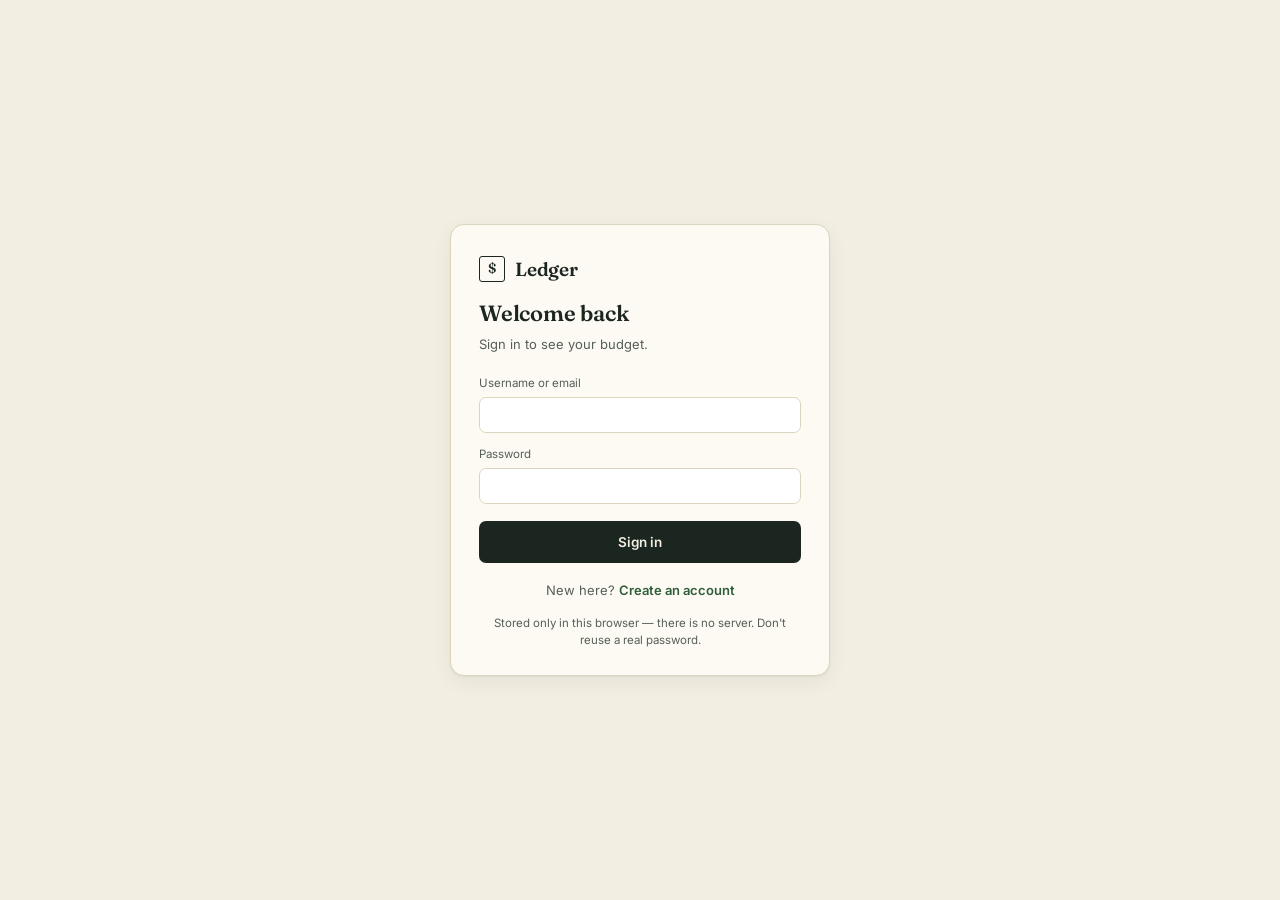
<file: index.html>
<!DOCTYPE html>
<html lang="en">
<head>
<meta charset="UTF-8">
<meta name="viewport" content="width=device-width, initial-scale=1, viewport-fit=cover">
<title>Ledger — Budget Planner</title>
<link rel="preconnect" href="https://fonts.googleapis.com">
<link rel="preconnect" href="https://fonts.gstatic.com" crossorigin>
<link href="https://fonts.googleapis.com/css2?family=Fraunces:opsz,wght@9..144,400;9..144,500;9..144,600;9..144,700&family=IBM+Plex+Mono:wght@400;500;600&family=Inter:wght@400;500;600;700&display=swap" rel="stylesheet">
<link rel="stylesheet" href="style.css">
<script src="auth.js"></script>
<script>
  // Not signed in? Send to the login page before anything renders.
  if (!Auth.getSession()) { window.location.replace("login.html"); }
</script>
</head>
<body>
<div id="app">

  <aside class="sidebar">
    <div class="brand">
      <span class="brand-mark">$</span>
      <div>
        <h1>Ledger</h1>
        <div><span>budget planner</span></div>
      </div>
    </div>

    <div class="field-row" id="accountBar" style="font-size:12.5px; color:var(--ink-soft);">
      <span id="accountName">—</span>
      <button class="theme-toggle" id="logoutBtn">Log out</button>
    </div>

    <nav class="tabs" id="navTabs">
      <button data-view="overview" class="active">Overview</button>
      <button data-view="transactions">Transactions</button>
      <button data-view="budgets">Categories &amp; budgets</button>
      <button data-view="goals">Savings goal</button>
      <button data-view="reports">Reports</button>
    </nav>

    <div class="sidebar-footer">
      <div class="field-row">
        <span>Currency</span>
        <select class="mini" id="currencySelect">
          <option value="₹" selected>INR ₹</option>
          <option value="$">USD $</option>
          <option value="€">EUR €</option>
          <option value="£">GBP £</option>
          <option value="¥">JPY ¥</option>
        </select>
      </div>
      <div class="field-row">
        <span>Appearance</span>
        <button class="theme-toggle" id="themeToggle">Auto</button>
      </div>
      <div class="field-row">
        <span>Data</span>
        <button class="theme-toggle" id="resetData">Reset</button>
      </div>
    </div>
  </aside>

  <main class="content">
    <div class="tabs-mobile" id="navTabsMobile">
      <button data-view="overview" class="active">Overview</button>
      <button data-view="transactions">Transactions</button>
      <button data-view="budgets">Budgets</button>
      <button data-view="goals">Goal</button>
      <button data-view="reports">Reports</button>
    </div>

    <div class="topbar">
      <div>
        <h2 id="viewTitle">Overview</h2>
        <div class="sub" id="viewSub">Where your money went, at a glance.</div>
      </div>
      <div class="month-nav">
        <button id="prevMonth" aria-label="Previous month">‹</button>
        <span class="month-label mono" id="monthLabel">—</span>
        <button id="nextMonth" aria-label="Next month">›</button>
      </div>
    </div>

    <div id="alertBanner"></div>

    <!-- OVERVIEW -->
    <section class="view active" id="view-overview">
      <div class="card-grid">
        <div class="stat-card">
          <div class="label">Income this month</div>
          <div class="value emerald mono" id="statIncome">—</div>
        </div>
        <div class="stat-card">
          <div class="label">Expenses this month</div>
          <div class="value rust mono" id="statExpense">—</div>
        </div>
        <div class="stat-card">
          <div class="label">Net saved</div>
          <div class="value mono" id="statNet">—</div>
          <div class="delta" id="statNetPct">—</div>
        </div>
        <div class="stat-card">
          <div class="label">Goal progress</div>
          <div class="value mono" id="statGoal">—</div>
          <div class="delta" id="statGoalNote">—</div>
        </div>
      </div>

      <div class="two-col">
        <div class="panel">
          <div class="panel-head">
            <h3>Spending by category</h3>
            <span class="hint">this month</span>
          </div>
          <div class="chart-wrap">
            <svg id="donutChart" width="180" height="180" viewBox="0 0 180 180"></svg>
            <div class="legend" id="donutLegend"></div>
          </div>
        </div>

        <div class="panel">
          <div class="panel-head">
            <h3>Recent entries</h3>
            <span class="hint">latest 6</span>
          </div>
          <div class="ledger" id="recentLedger"></div>
        </div>
      </div>

      <div class="panel">
        <div class="panel-head">
          <h3>Income vs. expenses</h3>
          <span class="hint">last 6 months</span>
        </div>
        <div id="trendChart"></div>
      </div>
    </section>

    <!-- TRANSACTIONS -->
    <section class="view" id="view-transactions">
      <div class="panel">
        <div class="panel-head"><h3>Add a transaction</h3></div>
        <form id="txForm">
          <div class="form-grid">
            <div class="field">
              <label>Type</label>
              <div class="type-switch" id="typeSwitch">
                <button type="button" data-type="expense" class="active expense">Expense</button>
                <button type="button" data-type="income">Income</button>
              </div>
            </div>
            <div class="field">
              <label for="txCategory">Category</label>
              <select id="txCategory" required></select>
            </div>
            <div class="field">
              <label for="txAmount">Amount</label>
              <input type="number" id="txAmount" min="0.01" step="0.01" placeholder="0.00" required>
            </div>
            <div class="field">
              <label for="txDate">Date</label>
              <input type="date" id="txDate" required>
            </div>
            <div class="field">
              <label for="txNote">Note (optional)</label>
              <input type="text" id="txNote" placeholder="e.g. weekly groceries" maxlength="60">
            </div>
          </div>
          <div style="margin-top:12px;">
            <button class="btn" type="submit">Add entry</button>
          </div>
        </form>
      </div>

      <div class="panel">
        <div class="panel-head">
          <h3>Ledger</h3>
          <select class="mini" id="txFilter" style="background:var(--surface-raised); border:1px solid var(--line); border-radius:6px; padding:5px 8px; color:var(--ink); font-size:12.5px;">
            <option value="all">All entries</option>
            <option value="income">Income only</option>
            <option value="expense">Expenses only</option>
          </select>
        </div>
        <div class="ledger" id="fullLedger"></div>
      </div>
    </section>

    <!-- BUDGETS -->
    <section class="view" id="view-budgets">
      <div class="panel">
        <div class="panel-head">
          <h3>Monthly category budgets</h3>
          <span class="hint">set a cap per category to catch overspending early</span>
        </div>
        <div id="budgetList"></div>
      </div>
    </section>

    <!-- GOALS -->
    <section class="view" id="view-goals">
      <div class="panel">
        <div class="panel-head"><h3>Savings goal</h3></div>
        <div class="goal-ring-wrap">
          <svg id="goalRing" width="150" height="150" viewBox="0 0 150 150"></svg>
          <div class="goal-copy">
            <div class="value mono" id="goalStatus" style="font-family:'Fraunces',serif; font-size:22px;">—</div>
            <p id="goalDetail">Set a target below to start tracking progress against what you save each month.</p>
            <div class="goal-form">
              <div class="field">
                <label for="goalAmount">Target amount</label>
                <input type="number" id="goalAmount" min="1" step="1" placeholder="e.g. 500">
              </div>
              <div class="field">
                <label for="goalDate">Target date</label>
                <input type="date" id="goalDate">
              </div>
              <div class="field" style="justify-content:flex-end;">
                <button class="btn" id="saveGoal" type="button">Save goal</button>
              </div>
            </div>
          </div>
        </div>
      </div>
    </section>

    <!-- REPORTS -->
    <section class="view" id="view-reports">
      <div class="panel">
        <div class="panel-head"><h3>Monthly summary</h3></div>
        <div class="summary-text" id="summaryText"></div>
      </div>
      <div class="panel">
        <div class="panel-head"><h3>Category breakdown</h3></div>
        <div class="table-scroll">
          <table class="cat-table" id="reportTable">
            <thead><tr><th>Category</th><th style="text-align:right">Spent</th><th style="text-align:right">Budget</th><th style="text-align:right">Share</th></tr></thead>
            <tbody></tbody>
          </table>
        </div>
      </div>
    </section>

    <footer class="credit">Stored privately in this browser — nothing leaves your device.</footer>
  </main>
</div>

<script src="script.js"></script>
</body>
</html>
</file>
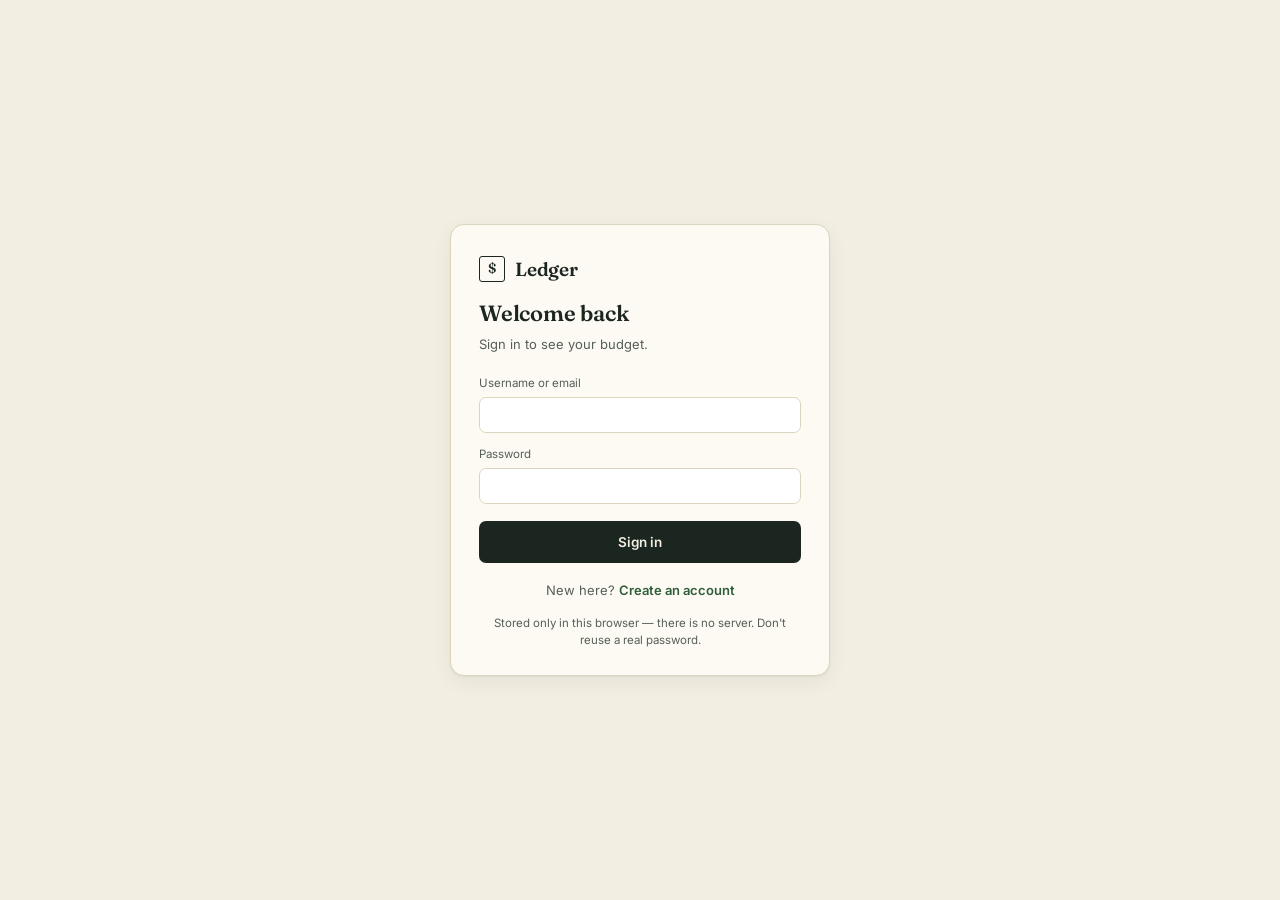
<file: login.html>
<!DOCTYPE html>
<html lang="en">
<head>
<meta charset="UTF-8">
<meta name="viewport" content="width=device-width, initial-scale=1, viewport-fit=cover">
<title>Sign in — Ledger</title>
<link rel="preconnect" href="https://fonts.googleapis.com">
<link rel="preconnect" href="https://fonts.gstatic.com" crossorigin>
<link href="https://fonts.googleapis.com/css2?family=Fraunces:opsz,wght@9..144,400;9..144,500;9..144,600;9..144,700&family=IBM+Plex+Mono:wght@400;500;600&family=Inter:wght@400;500;600;700&display=swap" rel="stylesheet">
<link rel="stylesheet" href="style.css">
<script src="auth.js"></script>
<script>
  // Already signed in? Skip straight to the app.
  if (Auth.getSession()) { window.location.replace("index.html"); }
</script>
</head>
<body style="background:var(--bg);">
<div class="auth-wrap">
  <div class="auth-card">
    <div class="auth-brand">
      <span class="brand-mark">$</span>
      <h1 style="font-family:'Fraunces',serif; font-size:19px;">Ledger</h1>
    </div>
    <h2>Welcome back</h2>
    <div class="sub">Sign in to see your budget.</div>

    <div class="auth-error" id="authError"></div>

    <form class="auth-form" id="loginForm">
      <div class="field">
        <label for="username">Username or email</label>
        <input type="text" id="username" autocomplete="username" required>
      </div>
      <div class="field">
        <label for="password">Password</label>
        <input type="password" id="password" autocomplete="current-password" required>
      </div>
      <button class="btn" type="submit">Sign in</button>
    </form>

    <div class="auth-switch">New here? <a href="signup.html">Create an account</a></div>
    <div class="auth-note">Stored only in this browser — there is no server. Don't reuse a real password.</div>
  </div>
</div>

<script>
  var form = document.getElementById("loginForm");
  var errorEl = document.getElementById("authError");

  function showError(msg) {
    errorEl.textContent = msg;
    errorEl.classList.add("show");
  }

  form.addEventListener("submit", async function (e) {
    e.preventDefault();
    errorEl.classList.remove("show");
    var submitBtn = form.querySelector("button[type=submit]");
    submitBtn.disabled = true;
    try {
      var result = await Auth.login(
        document.getElementById("username").value,
        document.getElementById("password").value
      );
      if (result.ok) {
        window.location.href = "index.html";
      } else {
        showError(result.error);
        submitBtn.disabled = false;
      }
    } catch (err) {
      showError("Something went wrong signing in. Please try again.");
      submitBtn.disabled = false;
    }
  });
</script>
</body>
</html>
</file>
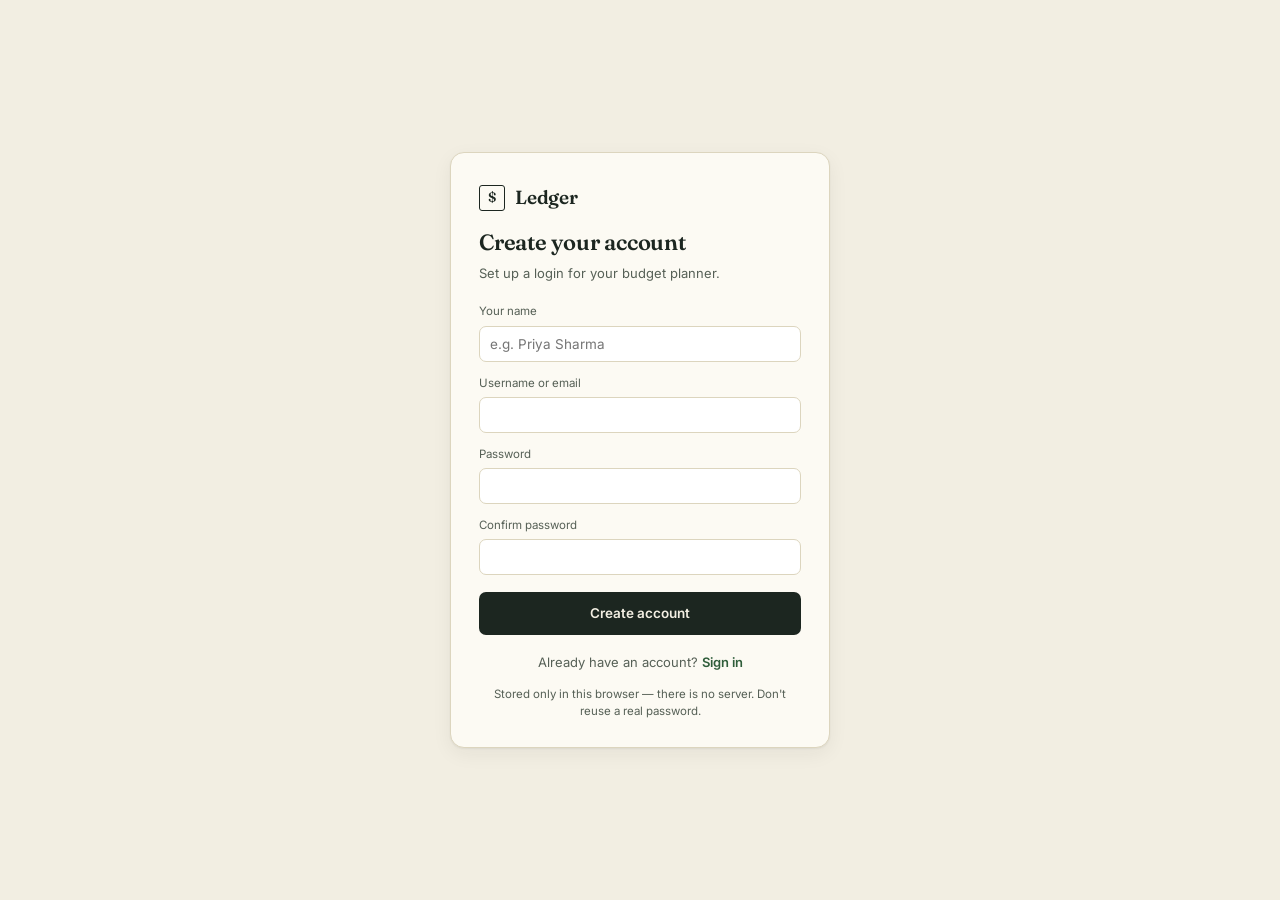
<file: signup.html>
<!DOCTYPE html>
<html lang="en">
<head>
<meta charset="UTF-8">
<meta name="viewport" content="width=device-width, initial-scale=1, viewport-fit=cover">
<title>Create an account — Ledger</title>
<link rel="preconnect" href="https://fonts.googleapis.com">
<link rel="preconnect" href="https://fonts.gstatic.com" crossorigin>
<link href="https://fonts.googleapis.com/css2?family=Fraunces:opsz,wght@9..144,400;9..144,500;9..144,600;9..144,700&family=IBM+Plex+Mono:wght@400;500;600&family=Inter:wght@400;500;600;700&display=swap" rel="stylesheet">
<link rel="stylesheet" href="style.css">
<script src="auth.js"></script>
<script>
  // Already signed in? Skip straight to the app.
  if (Auth.getSession()) { window.location.replace("index.html"); }
</script>
</head>
<body style="background:var(--bg);">
<div class="auth-wrap">
  <div class="auth-card">
    <div class="auth-brand">
      <span class="brand-mark">$</span>
      <h1 style="font-family:'Fraunces',serif; font-size:19px;">Ledger</h1>
    </div>
    <h2>Create your account</h2>
    <div class="sub">Set up a login for your budget planner.</div>

    <div class="auth-error" id="authError"></div>

    <form class="auth-form" id="signupForm">
      <div class="field">
        <label for="displayName">Your name</label>
        <input type="text" id="displayName" autocomplete="name" placeholder="e.g. Priya Sharma" required>
      </div>
      <div class="field">
        <label for="username">Username or email</label>
        <input type="text" id="username" autocomplete="username" required>
      </div>
      <div class="field">
        <label for="password">Password</label>
        <input type="password" id="password" autocomplete="new-password" minlength="6" required>
      </div>
      <div class="field">
        <label for="confirmPassword">Confirm password</label>
        <input type="password" id="confirmPassword" autocomplete="new-password" minlength="6" required>
      </div>
      <button class="btn" type="submit">Create account</button>
    </form>

    <div class="auth-switch">Already have an account? <a href="login.html">Sign in</a></div>
    <div class="auth-note">Stored only in this browser — there is no server. Don't reuse a real password.</div>
  </div>
</div>

<script>
  var form = document.getElementById("signupForm");
  var errorEl = document.getElementById("authError");

  function showError(msg) {
    errorEl.textContent = msg;
    errorEl.classList.add("show");
  }

  form.addEventListener("submit", async function (e) {
    e.preventDefault();
    errorEl.classList.remove("show");

    var password = document.getElementById("password").value;
    var confirm = document.getElementById("confirmPassword").value;
    if (password !== confirm) {
      showError("Passwords don't match.");
      return;
    }

    var submitBtn = form.querySelector("button[type=submit]");
    submitBtn.disabled = true;
    try {
      var result = await Auth.signup(
        document.getElementById("username").value,
        password,
        document.getElementById("displayName").value
      );
      if (result.ok) {
        window.location.href = "index.html";
      } else {
        showError(result.error);
        submitBtn.disabled = false;
      }
    } catch (err) {
      showError("Something went wrong creating your account. Please try again.");
      submitBtn.disabled = false;
    }
  });
</script>
</body>
</html>
</file>
<file: style.css>
:root {
    box-sizing: border-box;
    padding-top: env(safe-area-inset-top, 0px);
    padding-bottom: env(safe-area-inset-bottom, 0px);

    --bg: #F2EEE2;
    --surface: #FCFAF3;
    --surface-raised: #FFFFFF;
    --ink: #1C2620;
    --ink-soft: #566056;
    --line: #DCD5BE;
    --line-soft: #E8E2D0;
    --emerald: #2F5D3A;
    --emerald-soft: #DCE7DC;
    --gold: #A8763B;
    --gold-soft: #EFE3CB;
    --rust: #A0432D;
    --rust-soft: #F3DDD5;
    --shadow: 0 1px 2px rgba(28,38,32,0.06), 0 6px 20px rgba(28,38,32,0.06);
    --focus: #2F5D3A;
  }
  @media (prefers-color-scheme: dark) {
    :root:not([data-theme="light"]) {
      --bg: #12160F;
      --surface: #1A2018;
      --surface-raised: #1F261C;
      --ink: #EDE8D9;
      --ink-soft: #A9AF9E;
      --line: #333B2C;
      --line-soft: #262C21;
      --emerald: #7BB489;
      --emerald-soft: #223327;
      --gold: #D9AD6C;
      --gold-soft: #35301F;
      --rust: #E28468;
      --rust-soft: #3A241E;
      --shadow: 0 1px 2px rgba(0,0,0,0.3), 0 6px 20px rgba(0,0,0,0.35);
    }
  }
  :root[data-theme="dark"] {
    --bg: #12160F;
    --surface: #1A2018;
    --surface-raised: #1F261C;
    --ink: #EDE8D9;
    --ink-soft: #A9AF9E;
    --line: #333B2C;
    --line-soft: #262C21;
    --emerald: #7BB489;
    --emerald-soft: #223327;
    --gold: #D9AD6C;
    --gold-soft: #35301F;
    --rust: #E28468;
    --rust-soft: #3A241E;
    --shadow: 0 1px 2px rgba(0,0,0,0.3), 0 6px 20px rgba(0,0,0,0.35);
  }

  * { box-sizing: border-box; }
  html { scroll-padding-top: env(safe-area-inset-top, 0px); }
  html, body { height: 100%; }
  body {
    margin: 0;
    background: var(--bg);
    color: var(--ink);
    font-family: 'Inter', -apple-system, BlinkMacSystemFont, 'Segoe UI', sans-serif;
    -webkit-font-smoothing: antialiased;
    font-size: 15px;
    line-height: 1.5;
  }
  ::selection { background: var(--gold-soft); }
  a { color: inherit; }
  button { font-family: inherit; cursor: pointer; }
  input, select { font-family: inherit; }

  h1, h2, h3, .display {
    font-family: 'Fraunces', serif;
    font-weight: 600;
    letter-spacing: -0.01em;
    margin: 0;
  }
  .mono {
    font-family: 'IBM Plex Mono', monospace;
    font-variant-numeric: tabular-nums;
  }

  /* ---------- layout ---------- */
  #app {
    display: grid;
    grid-template-columns: 232px 1fr;
    min-height: 100vh;
  }
  @media (max-width: 860px) {
    #app { grid-template-columns: 1fr; }
  }

  .sidebar {
    background: var(--surface);
    border-right: 1px solid var(--line);
    padding: 24px 18px;
    display: flex;
    flex-direction: column;
    gap: 28px;
    padding-top: calc(24px + env(safe-area-inset-top, 0px));
  }
  @media (max-width: 860px) {
    .sidebar {
      border-right: none;
      border-bottom: 1px solid var(--line);
      flex-direction: row;
      align-items: center;
      justify-content: space-between;
      padding: 14px 16px;
      gap: 12px;
      position: sticky;
      top: 0;
      z-index: 20;
    }
  }

  .brand {
    display: flex;
    align-items: baseline;
    gap: 8px;
  }
  .brand-mark {
    width: 26px; height: 26px;
    border: 1.5px solid var(--ink);
    border-radius: 3px;
    display: inline-flex;
    align-items: center;
    justify-content: center;
    font-family: 'Fraunces', serif;
    font-weight: 600;
    font-size: 14px;
    flex: none;
  }
  .brand h1 { font-size: 19px; }
  .brand span { color: var(--ink-soft); font-size: 12px; }

  nav.tabs {
    display: flex;
    flex-direction: column;
    gap: 2px;
  }
  @media (max-width: 860px) {
    nav.tabs { display: none; }
  }
  nav.tabs button {
    all: unset;
    padding: 9px 10px;
    border-radius: 6px;
    font-size: 14px;
    color: var(--ink-soft);
    display: flex;
    align-items: center;
    gap: 10px;
  }
  nav.tabs button:hover { background: var(--line-soft); color: var(--ink); }
  nav.tabs button.active { background: var(--emerald-soft); color: var(--emerald); font-weight: 600; }
  nav.tabs button:focus-visible, button:focus-visible, select:focus-visible, input:focus-visible {
    outline: 2px solid var(--focus); outline-offset: 2px;
  }

  .tabs-mobile {
    display: none;
    gap: 4px;
  }
  @media (max-width: 860px) {
    .tabs-mobile { display: flex; overflow-x: auto; }
  }
  .tabs-mobile button {
    all: unset; padding: 7px 11px; font-size: 13px; border-radius: 20px;
    color: var(--ink-soft); white-space: nowrap;
  }
  .tabs-mobile button.active { background: var(--emerald-soft); color: var(--emerald); font-weight: 600; }

  .sidebar-footer {
    margin-top: auto;
    display: flex;
    flex-direction: column;
    gap: 10px;
    font-size: 12.5px;
    color: var(--ink-soft);
  }
  @media (max-width: 860px) { .sidebar-footer { display: none; } }
  .field-row { display: flex; align-items: center; justify-content: space-between; gap: 8px; }
  select.mini, .theme-toggle {
    background: var(--surface-raised);
    border: 1px solid var(--line);
    color: var(--ink);
    border-radius: 6px;
    padding: 5px 8px;
    font-size: 12.5px;
  }

  main.content {
    padding: 28px 32px 60px;
    max-width: 1080px;
    padding-top: calc(28px + env(safe-area-inset-top, 0px));
  }
  @media (max-width: 860px) { main.content { padding: 20px 16px 48px; } }

  .topbar {
    display: flex;
    align-items: flex-end;
    justify-content: space-between;
    flex-wrap: wrap;
    gap: 14px;
    margin-bottom: 22px;
  }
  .topbar h2 { font-size: 26px; }
  .topbar .sub { color: var(--ink-soft); font-size: 13.5px; margin-top: 4px; }
  .month-nav { display: flex; align-items: center; gap: 10px; }
  .month-nav button {
    all: unset; width: 28px; height: 28px; display: flex; align-items: center; justify-content: center;
    border: 1px solid var(--line); border-radius: 50%; color: var(--ink-soft);
  }
  .month-nav button:hover { background: var(--line-soft); color: var(--ink); }
  .month-label { font-family: 'IBM Plex Mono', monospace; font-size: 13.5px; min-width: 128px; text-align: center; }

  section.view { display: none; flex-direction: column; gap: 22px; }
  section.view.active { display: flex; }

  /* ---------- alert banner ---------- */
  #alertBanner { display: flex; flex-direction: column; gap: 8px; margin-bottom: -6px; }
  .alert {
    background: var(--rust-soft);
    border: 1px solid var(--rust);
    color: var(--rust);
    border-radius: 8px;
    padding: 11px 14px;
    font-size: 13.5px;
    display: flex;
    align-items: center;
    gap: 10px;
  }
  .alert strong { font-weight: 600; }
  .alert .dot { width: 6px; height: 6px; border-radius: 50%; background: var(--rust); flex: none; }

  /* ---------- cards ---------- */
  .card-grid {
    display: grid;
    grid-template-columns: repeat(4, 1fr);
    gap: 14px;
  }
  @media (max-width: 760px) { .card-grid { grid-template-columns: repeat(2, 1fr); } }
  .stat-card {
    background: var(--surface);
    border: 1px solid var(--line);
    border-radius: 10px;
    padding: 16px 16px 14px;
  }
  .stat-card .label { font-size: 12px; color: var(--ink-soft); margin-bottom: 8px; }
  .stat-card .value { font-family: 'Fraunces', serif; font-size: 25px; font-weight: 600; }
  .stat-card .value.rust { color: var(--rust); }
  .stat-card .value.emerald { color: var(--emerald); }
  .stat-card .delta { font-size: 11.5px; color: var(--ink-soft); margin-top: 4px; font-family: 'IBM Plex Mono', monospace;}

  .panel {
    background: var(--surface);
    border: 1px solid var(--line);
    border-radius: 12px;
    padding: 20px 22px;
  }
  .panel-head {
    display: flex; align-items: baseline; justify-content: space-between; margin-bottom: 14px; gap: 10px; flex-wrap: wrap;
  }
  .panel-head h3 { font-size: 16px; }
  .panel-head .hint { font-size: 12px; color: var(--ink-soft); }

  .two-col { display: grid; grid-template-columns: 1.1fr 0.9fr; gap: 16px; }
  @media (max-width: 900px) { .two-col { grid-template-columns: 1fr; } }

  /* ---------- ledger rows ---------- */
  .ledger { display: flex; flex-direction: column; }
  .ledger-row {
    display: flex; align-items: baseline; gap: 10px;
    padding: 10px 0;
    border-bottom: 1px solid var(--line-soft);
  }
  .ledger-row:last-child { border-bottom: none; }
  .ledger-row .swatch { width: 8px; height: 8px; border-radius: 50%; flex: none; margin-bottom: 2px; }
  .ledger-row .desc { flex: none; font-size: 13.5px; }
  .ledger-row .cat { color: var(--ink-soft); font-size: 12px; }
  .ledger-row .leader { flex: 1; border-bottom: 1px dotted var(--line); margin: 0 4px; transform: translateY(-4px); }
  .ledger-row .amt { font-family: 'IBM Plex Mono', monospace; font-size: 13.5px; white-space: nowrap; }
  .ledger-row .amt.income { color: var(--emerald); }
  .ledger-row .amt.expense { color: var(--rust); }
  .ledger-row .del {
    all: unset; color: var(--ink-soft); font-size: 12px; padding: 2px 6px; border-radius: 4px; margin-left: 4px;
  }
  .ledger-row .del:hover { background: var(--rust-soft); color: var(--rust); }
  .empty-note { color: var(--ink-soft); font-size: 13px; padding: 10px 0; }

  /* ---------- forms ---------- */
  .form-grid {
    display: grid;
    grid-template-columns: repeat(5, 1fr);
    gap: 10px;
    align-items: end;
  }
  @media (max-width: 760px) { .form-grid { grid-template-columns: repeat(2, 1fr); } }
  .field { display: flex; flex-direction: column; gap: 5px; }
  .field label { font-size: 11.5px; color: var(--ink-soft); }
  .field input, .field select {
    background: var(--surface-raised);
    border: 1px solid var(--line);
    border-radius: 7px;
    padding: 9px 10px;
    font-size: 13.5px;
    color: var(--ink);
  }
  .type-switch { display: flex; border: 1px solid var(--line); border-radius: 7px; overflow: hidden; }
  .type-switch button {
    all: unset; flex: 1; text-align: center; padding: 9px 0; font-size: 13px; color: var(--ink-soft);
  }
  .type-switch button.active.income { background: var(--emerald-soft); color: var(--emerald); font-weight: 600; }
  .type-switch button.active.expense { background: var(--rust-soft); color: var(--rust); font-weight: 600; }

  .btn {
    all: unset;
    background: var(--ink);
    color: var(--bg);
    padding: 9px 16px;
    border-radius: 7px;
    font-size: 13.5px;
    font-weight: 600;
    text-align: center;
  }
  .btn:hover { opacity: 0.88; }
  .btn.ghost {
    background: transparent; color: var(--ink); border: 1px solid var(--line);
  }

  /* ---------- charts ---------- */
  .chart-wrap { display: flex; align-items: center; gap: 22px; flex-wrap: wrap; }
  .legend { display: flex; flex-direction: column; gap: 7px; flex: 1; min-width: 160px; }
  .legend-row { display: flex; align-items: center; gap: 8px; font-size: 12.5px; }
  .legend-row .sw { width: 9px; height: 9px; border-radius: 2px; flex: none; }
  .legend-row .amt { margin-left: auto; font-family: 'IBM Plex Mono', monospace; }

  .bar-row { display: flex; align-items: center; gap: 10px; margin-bottom: 10px; }
  .bar-row .m-label { width: 44px; font-size: 11.5px; color: var(--ink-soft); flex: none; font-family: 'IBM Plex Mono', monospace; }
  .bar-track { flex: 1; display: flex; flex-direction: column; gap: 3px; }
  .bar-track .bg { height: 8px; border-radius: 4px; background: var(--line-soft); position: relative; overflow: hidden; }
  .bar-track .bg .fill { height: 100%; border-radius: 4px; }

  /* ---------- budgets ---------- */
  .budget-row { padding: 12px 0; border-bottom: 1px solid var(--line-soft); }
  .budget-row:last-child { border-bottom: none; }
  .budget-top { display: flex; align-items: center; justify-content: space-between; margin-bottom: 7px; gap: 10px; flex-wrap: wrap; }
  .budget-top .name { font-size: 13.5px; display: flex; align-items: center; gap: 8px; }
  .budget-top .figures { font-family: 'IBM Plex Mono', monospace; font-size: 12.5px; color: var(--ink-soft); }
  .budget-top input.cap {
    width: 84px; background: var(--surface-raised); border: 1px solid var(--line); border-radius: 6px;
    padding: 4px 7px; font-size: 12.5px; color: var(--ink); font-family: 'IBM Plex Mono', monospace;
  }
  .prog-track { height: 7px; border-radius: 4px; background: var(--line-soft); overflow: hidden; }
  .prog-fill { height: 100%; border-radius: 4px; }

  /* ---------- goal ---------- */
  .goal-ring-wrap { display: flex; align-items: center; gap: 24px; flex-wrap: wrap; }
  .goal-copy { max-width: 300px; }
  .goal-copy p { color: var(--ink-soft); font-size: 13px; margin: 6px 0 0; }
  .goal-form { display: flex; gap: 10px; margin-top: 14px; flex-wrap: wrap; }
  .goal-form .field { width: 140px; }

  /* ---------- reports ---------- */
  .summary-text { font-size: 14.5px; line-height: 1.7; max-width: 62ch; }
  .summary-text b { font-weight: 600; color: var(--ink); }
  table.cat-table { width: 100%; border-collapse: collapse; margin-top: 6px; }
  table.cat-table th { text-align: left; font-size: 11px; color: var(--ink-soft); font-weight: 500; padding: 6px 8px; border-bottom: 1px solid var(--line); }
  table.cat-table td { padding: 8px 8px; font-size: 13px; border-bottom: 1px solid var(--line-soft); }
  table.cat-table td.num { font-family: 'IBM Plex Mono', monospace; text-align: right; }
  .table-scroll { overflow-x: auto; }

  footer.credit { text-align: center; color: var(--ink-soft); font-size: 11.5px; padding: 30px 0 6px; }

  /* ---------- auth pages (login / signup) ---------- */
  .auth-wrap {
    min-height: 100vh;
    display: flex;
    align-items: center;
    justify-content: center;
    padding: 24px;
    padding-top: calc(24px + env(safe-area-inset-top, 0px));
    padding-bottom: calc(24px + env(safe-area-inset-bottom, 0px));
  }
  .auth-card {
    width: 100%;
    max-width: 380px;
    background: var(--surface);
    border: 1px solid var(--line);
    border-radius: 14px;
    padding: 30px 28px 26px;
    box-shadow: var(--shadow);
  }
  .auth-brand { display: flex; align-items: center; gap: 10px; margin-bottom: 4px; }
  .auth-card h2 { font-size: 22px; margin-top: 14px; }
  .auth-card .sub { color: var(--ink-soft); font-size: 13px; margin: 5px 0 20px; }
  .auth-form { display: flex; flex-direction: column; gap: 13px; }
  .auth-form .btn { margin-top: 4px; width: 100%; padding: 11px 0; }
  .auth-error {
    display: none;
    background: var(--rust-soft);
    color: var(--rust);
    border: 1px solid var(--rust);
    border-radius: 7px;
    padding: 9px 11px;
    font-size: 12.5px;
  }
  .auth-error.show { display: block; }
  .auth-switch { text-align: center; font-size: 13px; color: var(--ink-soft); margin-top: 18px; }
  .auth-switch a { color: var(--emerald); font-weight: 600; text-decoration: none; }
  .auth-switch a:hover { text-decoration: underline; }
  .auth-note { text-align: center; font-size: 11.5px; color: var(--ink-soft); margin-top: 14px; line-height: 1.5; }
</file>
